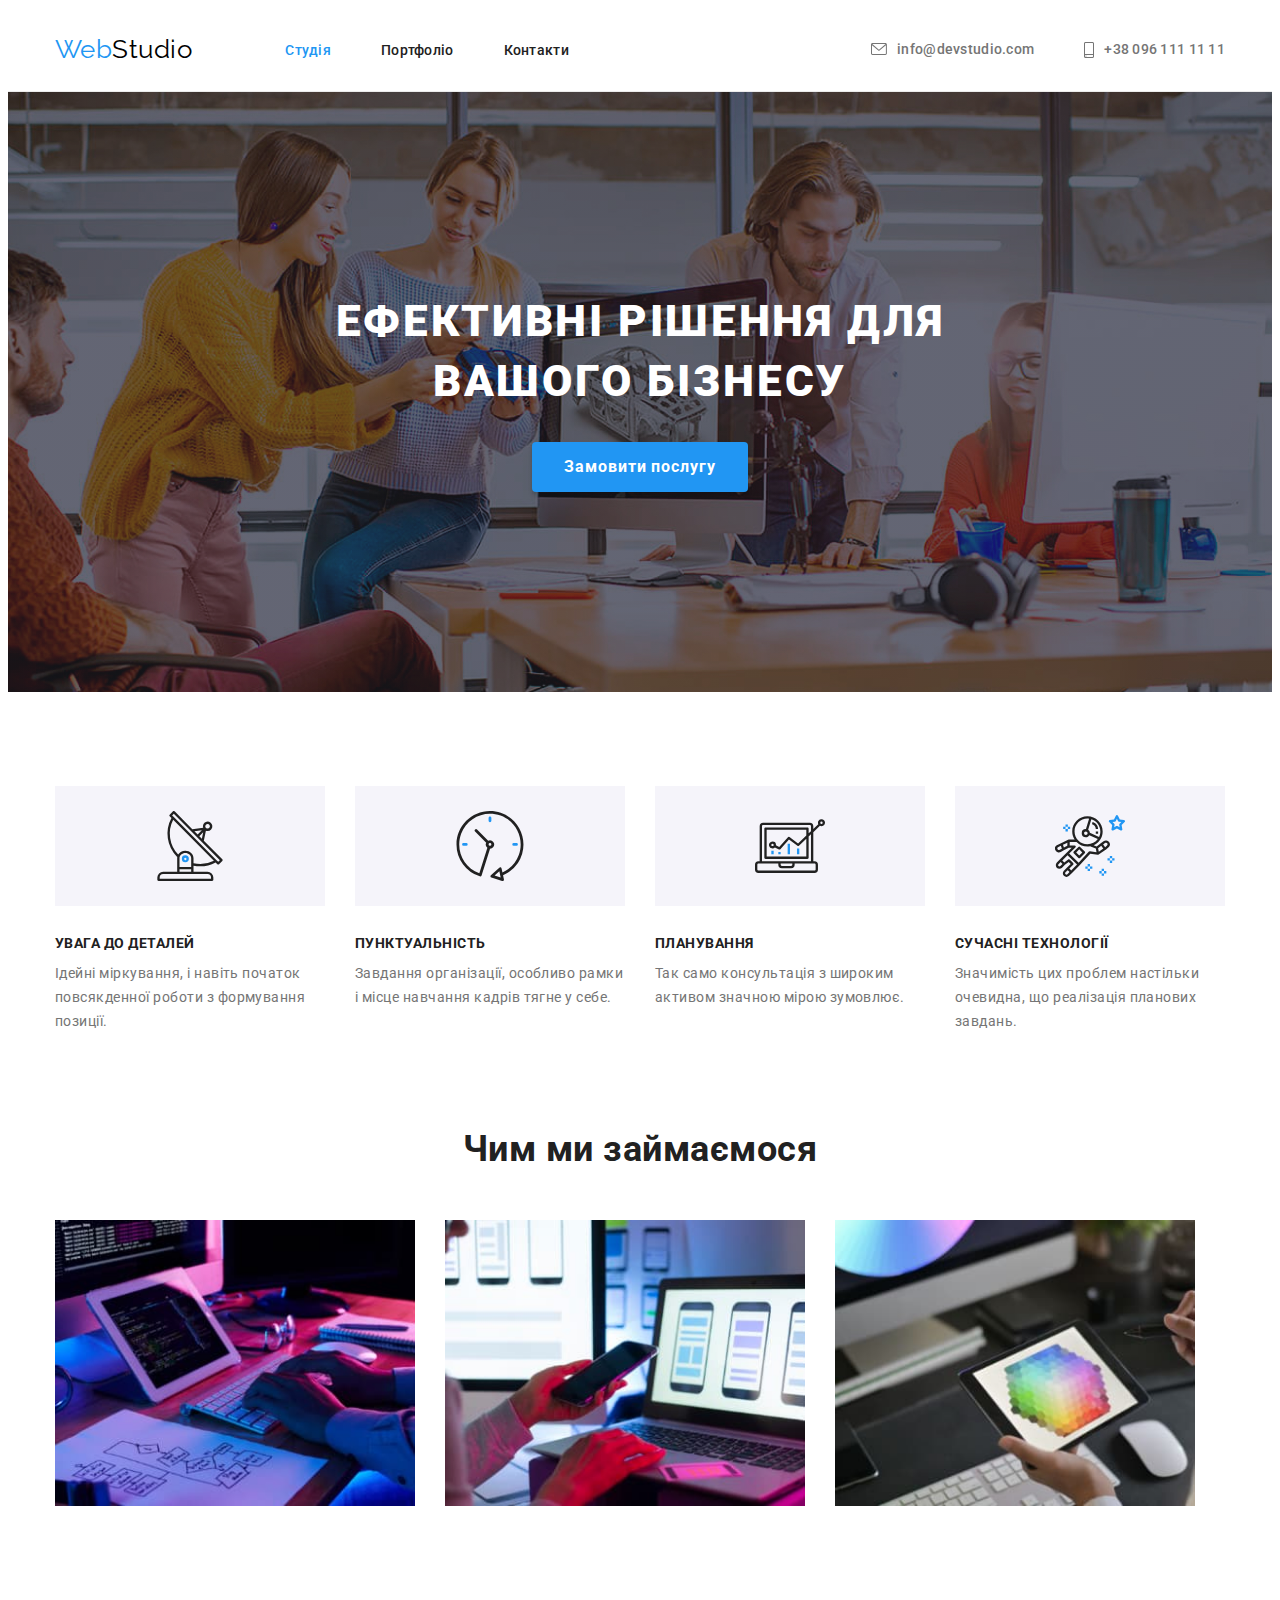
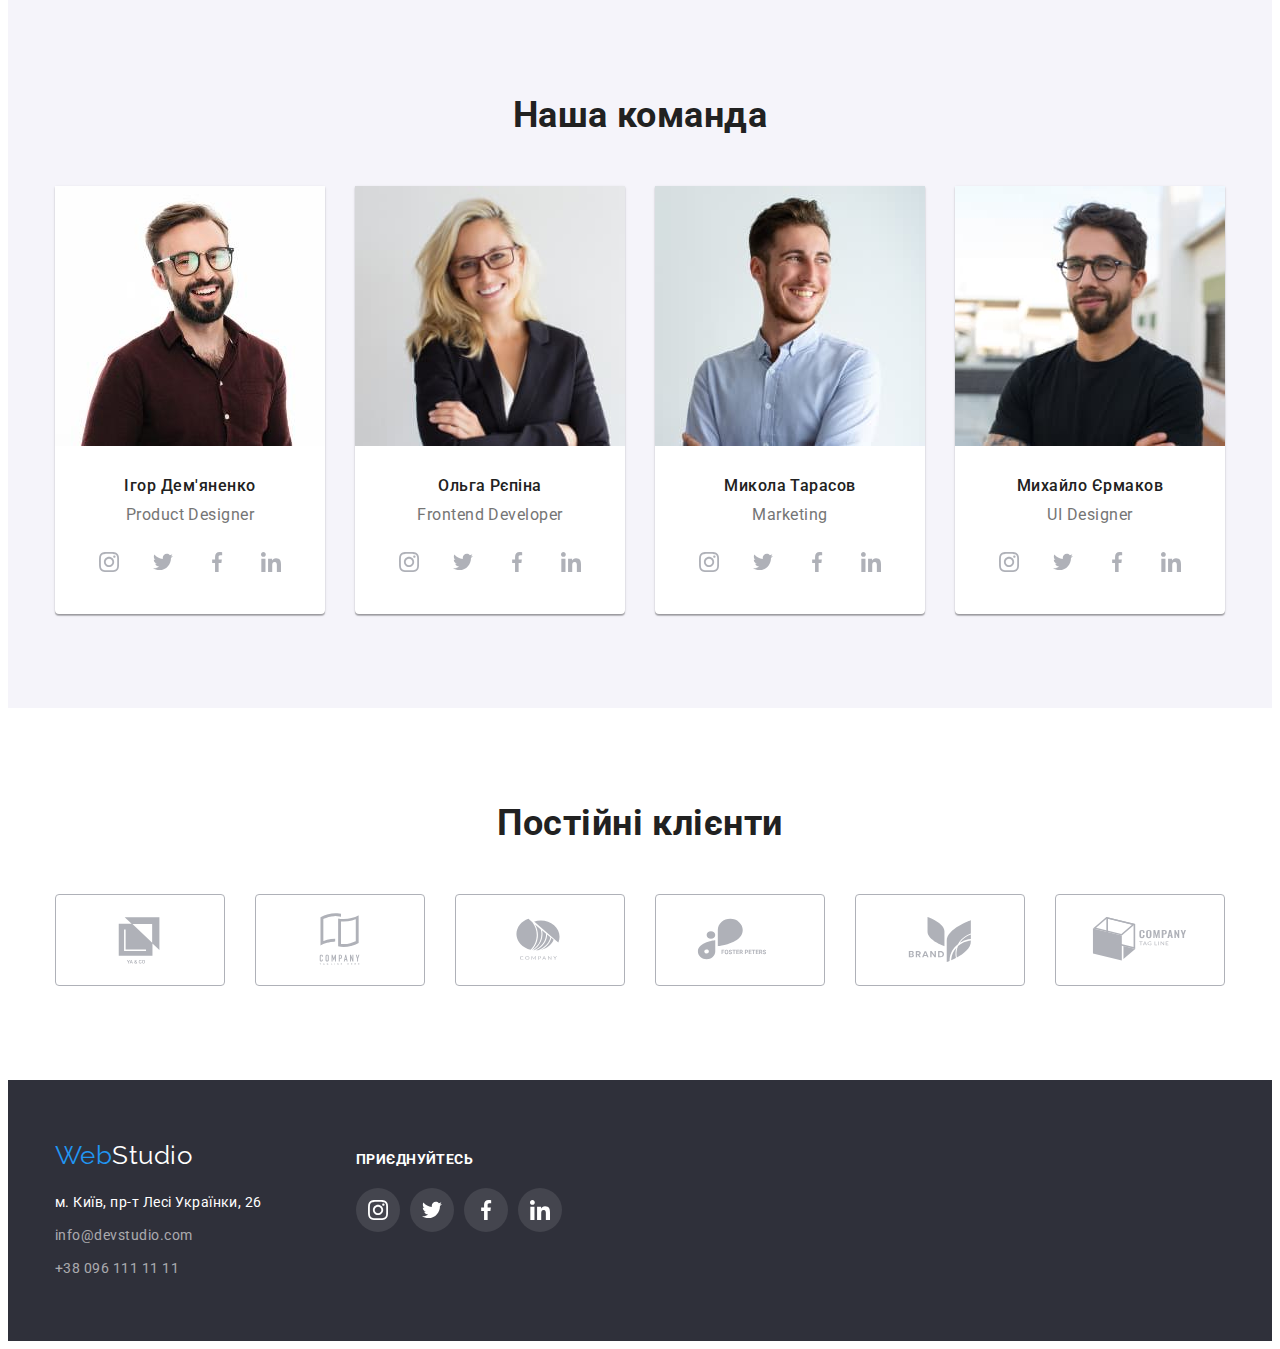
<file: index.html>
<!Doctype html>
<html lang="en">
<head>
   <meta charset="UTF-8">
   <meta http-equiv="X-UA-Compatible" content="IE=edge">
   <meta name="viewport" content="width=device-width, initial-scale=1.0">
   <title>WebStudio</title>
   <link rel="preconnect" href="https://fonts.googleapis.com">
   <link rel="preconnect" href="https://fonts.gstatic.com" crossorigin>
   <link href="https://fonts.googleapis.com/css2?family=Raleway:wght@700&family=Roboto:wght@400;500;700;900&display=swap" rel="stylesheet">
<link rel="stylesheet" href="https://cdnjs.cloudflare.com/ajax/libs/modern-normalize/1.1.0/modern-normalize.min.css" integrity="sha512-wpPYUAdjBVSE4KJnH1VR1HeZfpl1ub8YT/NKx4PuQ5NmX2tKuGu6U/JRp5y+Y8XG2tV+wKQpNHVUX03MfMFn9Q==" crossorigin="anonymous" referrerpolicy="no-referrer" />
<link rel="stylesheet" href="./css/styles.css"/>
</head>

<body>
   <!-- Капелюх -->
   <header class="header">
      <div class="header-nav container">
      <a href="index.html" class="logo"><span class="logotipe">Web</span>Studio</a>
      <nav>
      <ul class="site-nav list">
         <li class="nav-item"><a href="index.html" class="link active">Студія</a></li>
         <li class="nav-item"><a href="./portfolio.html" class="link">Портфоліо</a></li>
         <li class="nav-item"><a href="" class="link">Контакти</a></li>
      </ul>
      </nav>
      <ul class="contact-header list">
         <li class="contact"><a href="mailto:info@devstudio.com" class="mail-header">
            <svg class="contact-icon" width="16" height="12">
               <use href="./images/icon/icons.svg#icon-envelope"></use>
            </svg>info@devstudio.com</a></li>
         <li class="contact"><a href="tel:+380961111111" class="tel-header">
            <svg class="contact-icon contact-icon-phone" width="10" height="16">
               <use href="./images/icon/icons.svg#icon-smartphone"></use>
            </svg>+38 096 111 11 11</a></li>
      </ul>
      </div>
   </header>
   <main>
   <!-- Герой -->
      <section class="section hero">
         <div class="container">
         <h1 class="hero1">Ефективні рішення для <br/> вашого бізнесу</h1>
         <button type="button" class="button">Замовити послугу</button>
         </div>
      </section>
   <!-- Переваги -->
   <section class="section">
      <div class="container">
      <h2 class="hidden"></h2>
   <ul class="benefits list">
      <li class="benefits-item"><h3 class="benefits-title">УВАГА ДО ДЕТАЛЕЙ</h3>
         <p class="text-benefits">Ідейні міркування, і навіть початок повсякденної роботи з формування позиції.
         </p>
      </li>
      <li class="benefits-item"><h3 class="benefits-title">ПУНКТУАЛЬНІСТЬ</h3>
         <p class="text-benefits">Завдання організації, особливо рамки і місце навчання кадрів тягне у себе.
         </p>
      </li>
      <li class="benefits-item"><h3 class="benefits-title">ПЛАНУВАННЯ</h3>
         <p class="text-benefits">Так само консультація з широким активом значною мірою зумовлює.
         </p>
      </li>
      <li class="benefits-item"><h3 class="benefits-title">СУЧАСНІ ТЕХНОЛОГІЇ</h3>
         <p class="text-benefits">Значимість цих проблем настільки очевидна, що реалізація планових завдань.
         </p>
      </li>
   </ul>
      </div>
   </section>
   <!-- Чим ми займаємося -->
   <section class="no-padding">
      <div class="work container">
      <h2 class="section-title">Чим ми займаємося</h2>
      <ul class="work-list list">
      <li class="item">
         <img src="./images/working/img.jpg" alt="Кодимо" width="370">
         </li>
      <li class="item">
         <img src="./images/working/img1.jpg" alt="Кодимо багато" width="370" >
      </li>
      <li class="item">
         <img src="./images/working/img2.jpg" alt="Кодимо гарно" width="370">
      </li>
      </ul>
      </div>
   </section>
   <!-- Наша команда -->
   <section class="section our">
      <div class="container">
      <h2 class="section-title">Наша команда</h2>
      <ul class="team list">
      <li class="item">
         <img src="./images/team/img.jpg" alt="Product Designer" class="people" width="270">
         <h3 class="team-name">Ігор Дем'яненко</h3>
         <p class="team-work">Product Designer</p>
         <ul class="social-list list">
            <li class="item-icon">
               <a href="" target="_blank" rel="noreferrer noopener" class="social-link">
                  <svg class="social-icon" width="20" height="20">
                     <use href="./images/icon/icons.svg#icon-instagram"></use>
                  </svg>
               </a>
            </li>
            <li class="item-icon">
               <a href="" target="_blank" rel="noreferrer noopener" class="social-link">
                  <svg class="social-icon" width="20" height="20">
                     <use href="./images/icon/icons.svg#icon-twitter"></use>
                  </svg>
               </a>
            </li>
            <li class="item-icon">
               <a href="" target="_blank" rel="noreferrer noopener" class="social-link">
                  <svg class="social-icon" width="20" height="20">
                     <use href="./images/icon/icons.svg#icon-facebook"></use>
                  </svg>
               </a>
            </li>
            <li class="item-icon">
               <a href="" target="_blank" rel="noreferrer noopener" class="social-link">
                  <svg class="social-icon" width="20" height="20">
                     <use href="./images/icon/icons.svg#icon-linkedin"></use>
                  </svg>
               </a>
            </li>
         </ul>
      </li>
      <li class="item">
         <div>
            <img src="./images/team/img1.jpg" alt="Frontend Developer" class="people" width="270">
            <h3 class="team-name">Ольга Рєпіна</h3>
            <p class="team-work">Frontend Developer</p>
            <ul class="social-list list">
               <li class="item-icon">
                  <a href="" target="_blank" rel="noreferrer noopener" class="social-link">
                     <svg class="social-icon" width="20" height="20">
                        <use href="./images/icon/icons.svg#icon-instagram"></use>
                     </svg>
                  </a>
               </li>
               <li class="item-icon">
                  <a href="" target="_blank" rel="noreferrer noopener" class="social-link">
                     <svg class="social-icon" width="20" height="20">
                        <use href="./images/icon/icons.svg#icon-twitter"></use>
                     </svg>
                  </a>
               </li>
               <li class="item-icon">
                  <a href="" target="_blank" rel="noreferrer noopener" class="social-link">
                     <svg class="social-icon" width="20" height="20">
                        <use href="./images/icon/icons.svg#icon-facebook"></use>
                     </svg>
                  </a>
               </li>
               <li class="item-icon">
                  <a href="" target="_blank" rel="noreferrer noopener" class="social-link">
                     <svg class="social-icon" width="20" height="20">
                        <use href="./images/icon/icons.svg#icon-linkedin"></use>
                     </svg>
                  </a>
               </li>
            </ul>
         </div>
      </li>
      <li class="item">
         <img src="./images/team/img2.jpg" alt="Marketing" class="people" width="270">
         <h3 class="team-name">Микола Тарасов</h3>
         <p class="team-work">Marketing</p>
         <ul class="social-list list">
            <li class="item-icon">
               <a href="" target="_blank" rel="noreferrer noopener" class="social-link">
                  <svg class="social-icon" width="20" height="20">
                     <use href="./images/icon/icons.svg#icon-instagram"></use>
                  </svg>
               </a>
            </li>
            <li class="item-icon">
               <a href="" target="_blank" rel="noreferrer noopener" class="social-link">
                  <svg class="social-icon" width="20" height="20">
                     <use href="./images/icon/icons.svg#icon-twitter"></use>
                  </svg>
               </a>
            </li>
            <li class="item-icon">
               <a href="" target="_blank" rel="noreferrer noopener" class="social-link">
                  <svg class="social-icon" width="20" height="20">
                     <use href="./images/icon/icons.svg#icon-facebook"></use>
                  </svg>
               </a>
            </li>
            <li class="item-icon">
               <a href="" target="_blank" rel="noreferrer noopener" class="social-link">
                  <svg class="social-icon" width="20" height="20">
                     <use href="./images/icon/icons.svg#icon-linkedin"></use>
                  </svg>
               </a>
            </li>
         </ul>
      </li>
      <li class="item">
         <img src="./images/team/img3.jpg" alt="UI Designer" class="people" width="270">
         <h3 class="team-name">Михайло Єрмаков</h3>
         <p class="team-work">UI Designer</p>
         <ul class="social-list list">
            <li class="item-icon">
               <a href="" target="_blank" rel="noreferrer noopener" class="social-link">
                  <svg class="social-icon" width="20" height="20">
                     <use href="./images/icon/icons.svg#icon-instagram"></use>
                  </svg>
               </a>
            </li>
            <li class="item-icon">
               <a href="" target="_blank" rel="noreferrer noopener" class="social-link">
                  <svg class="social-icon" width="20" height="20">
                     <use href="./images/icon/icons.svg#icon-twitter"></use>
                  </svg>
               </a>
            </li>
            <li class="item-icon">
               <a href="" target="_blank" rel="noreferrer noopener" class="social-link">
                  <svg class="social-icon" width="20" height="20">
                     <use href="./images/icon/icons.svg#icon-facebook"></use>
                  </svg>
               </a>
            </li>
            <li class="item-icon">
               <a href="" target="_blank" rel="noreferrer noopener" class="social-link">
                  <svg class="social-icon" width="20" height="20">
                     <use href="./images/icon/icons.svg#icon-linkedin"></use>
                  </svg>
               </a>
            </li>
         </ul>
      </li>
      </ul>
      </div>
   </section>
   <section class="section clients">
      <div class="container">
        <h2 class="section-title">Постійні клієнти</h2>
        <ul class="client-list list">
          <li class="item">
            <a href="" target="_blank" rel="noreferrer noopener" class="client-link link">
              <svg class="client-icon" width="106" height="60">
                <use href="./images/icon/icons.svg#icon-logo"></use>
              </svg>
            </a>
          </li>
          <li class="item">
            <a href="" target="_blank" rel="noreferrer noopener" class="client-link link">
              <svg class="client-icon" width="106" height="60">
                <use href="./images/icon/icons.svg#icon-logo1"></use>
              </svg>
            </a>
          </li>
          <li class="item">
            <a href="" target="_blank" rel="noreferrer noopener" class="client-link link">
              <svg class="client-icon" width="106" height="60">
                <use href="./images/icon/icons.svg#icon-logo2"></use>
              </svg>
            </a>
          </li>
          <li class="item">
            <a href="" target="_blank" rel="noreferrer noopener" class="client-link link">
              <svg class="client-icon" width="106" height="60">
                <use href="./images/icon/icons.svg#icon-logo3"></use>
              </svg>
            </a>
          </li>
          <li class="item">
            <a href="" target="_blank" rel="noreferrer noopener" class="client-link link">
              <svg class="client-icon" width="106" height="60">
                <use href="./images/icon/icons.svg#icon-logo4"></use>
              </svg>
            </a>
          </li>
          <li class="item">
            <a href="" target="_blank" rel="noreferrer noopener" class="client-link link">
              <svg class="client-icon" width="106" height="60">
                <use href="./images/icon/icons.svg#icon-logo5"></use>
              </svg>
            </a>
          </li>
        </ul>
      </div>
    </section> 
   </main>
   <!-- футер -->
   <footer class="footer">
      <div class="container">
      <div class="footer-box"><a href="index.html" class="logo-footer"><span class="logotipe-footer">Web</span>Studio</a>
      <address><ul class="contact-footer list">
         <li class="item"><a href="https://www.google.com/maps/place/%D0%B1%D1%83%D0%BB%D1%8C%D0%B2%D0%B0%D1%80+%D0%9B%D0%B5%D1%81%D1%96+%D0%A3%D0%BA%D1%80%D0%B0%D1%97%D0%BD%D0%BA%D0%B8,+26,+%D0%9A%D0%B8%D1%97%D0%B2,+02000/@50.4265807,30.5383858,17z/data=!3m1!4b1!4m5!3m4!1s0x40d4cf0e033ecbe9:0x57a4dffefec77da0!8m2!3d50.4265807!4d30.5383858" target="_blank"  rel="noopener noreferrer" class="adres" >м. Київ, пр-т Лесі Українки, 26</a></li>
         <li class="item"><a href="mailto:info@devstudio.com" class="mailto">info@devstudio.com</a></li>
         <li class="item"><a href="tel:+380961111111" class="tel">+38 096 111 11 11</a></li>
      </ul></address>
   </div>
      
      <div class="footer-box2">
         <p class="social-text">приєднуйтесь</p>
         <ul class="social-list-footer list">
            <li class="item-icon-footer">
               <a href="" target="_blank" rel="noreferrer noopener" class="social-link-footer link">
                  <svg class="social-icon-footer" width="20" height="20">
                     <use href="./images/icon/icons.svg#icon-instagram"></use>
                  </svg>
               </a>
            </li>
            <li class="item-icon-footer">
               <a href="" target="_blank" rel="noreferrer noopener" class="social-link-footer link">
                  <svg class="social-icon-footer" width="20" height="20">
                     <use href="./images/icon/icons.svg#icon-twitter"></use>
                  </svg>
               </a>
            </li>
            <li class="item-icon-footer">
               <a href="" target="_blank" rel="noreferrer noopener" class="social-link-footer link">
                  <svg class="social-icon-footer" width="20" height="20">
                     <use href="./images/icon/icons.svg#icon-facebook"></use>
                  </svg>
               </a>
            </li>
            <li class="item-icon-footer">
               <a href="" target="_blank" rel="noreferrer noopener" class="social-link-footer link">
                  <svg class="social-icon-footer" width="20" height="20">
                     <use href="./images/icon/icons.svg#icon-linkedin"></use>
                  </svg>
               </a>
            </li>
         </ul>
      </div>
   </div>
   </footer>
</body>

</html>
</file>
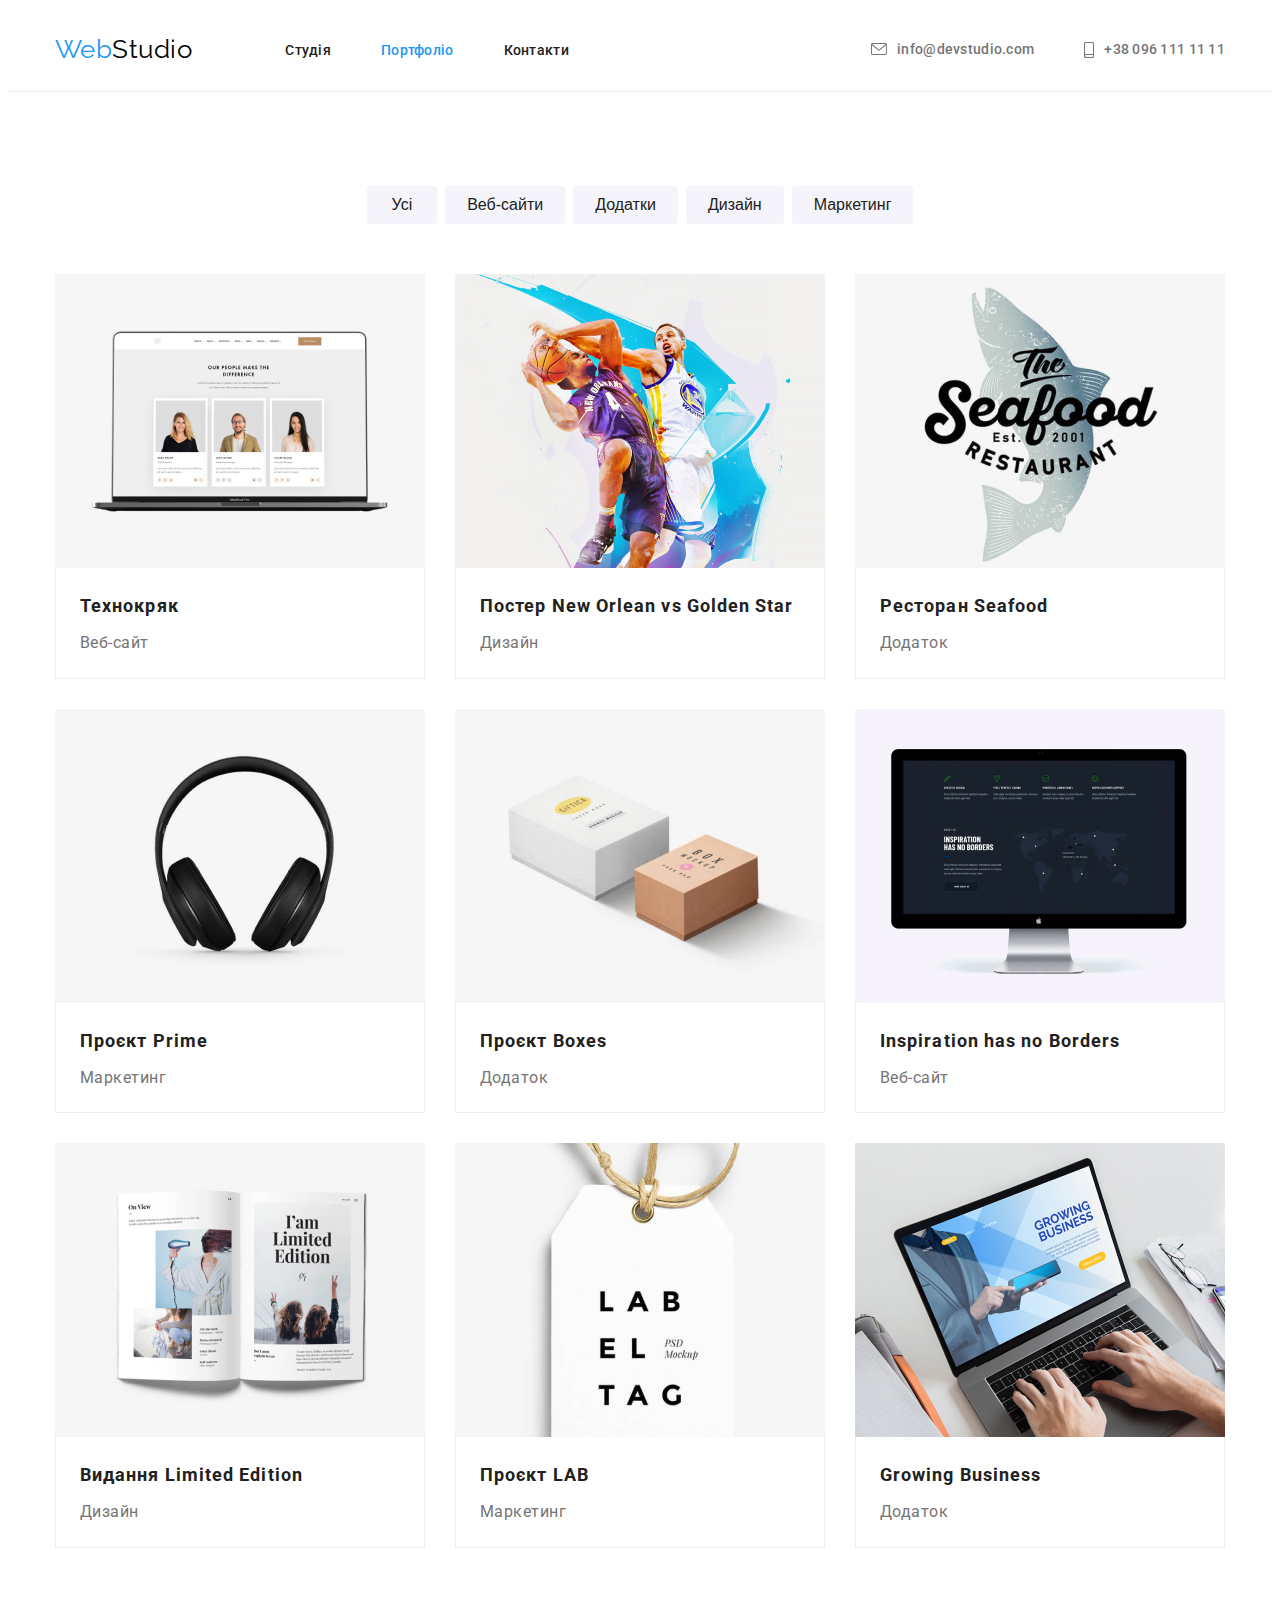
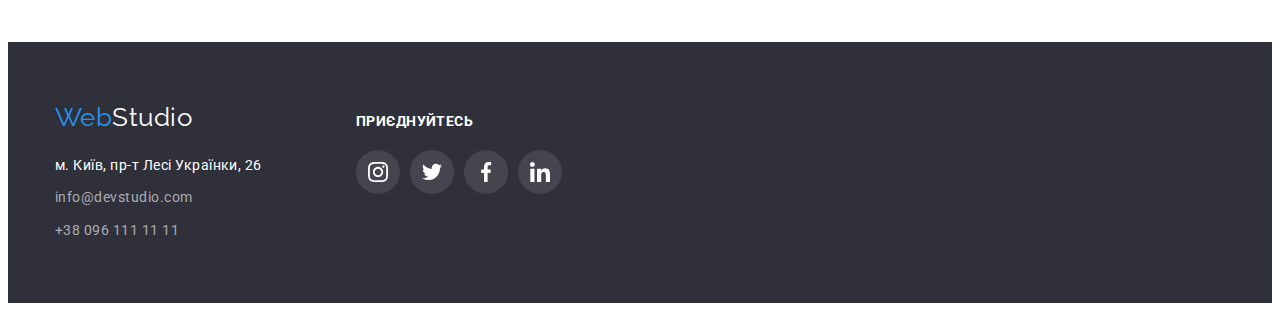
<file: portfolio.html>
<!DOCTYPE html>
<html lang="en">
<head>
   <meta charset="UTF-8">
   <meta http-equiv="X-UA-Compatible" content="IE=edge">
   <meta name="viewport" content="width=device-width, initial-scale=1.0">
   <title>WebStudio</title>
   <link rel="preconnect" href="https://fonts.googleapis.com">
   <link rel="preconnect" href="https://fonts.gstatic.com" crossorigin>
   <link href="https://fonts.googleapis.com/css2?family=Raleway:wght@700&family=Roboto:wght@400;500;700;900&display=swap" rel="stylesheet">
<link rel="stylesheet" href="https://cdnjs.cloudflare.com/ajax/libs/modern-normalize/1.1.0/modern-normalize.min.css" integrity="sha512-wpPYUAdjBVSE4KJnH1VR1HeZfpl1ub8YT/NKx4PuQ5NmX2tKuGu6U/JRp5y+Y8XG2tV+wKQpNHVUX03MfMFn9Q==" crossorigin="anonymous" referrerpolicy="no-referrer" />
   <link rel="stylesheet" href="./css/styles.css">
</head>
<body>
   <!-- Капелюх -->
   <header class="header">
      <div class="header-nav container">
      <a href="index.html" class="logo"><span class="logotipe">Web</span>Studio</a>
      <nav>
      <ul class="site-nav list">
         <li class="nav-item"><a href="index.html" class="link">Студія</a></li>
         <li class="nav-item"><a href="./portfolio.html" class="link active">Портфоліо</a></li>
         <li class="nav-item"><a href="" class="link">Контакти</a></li>
      </ul>
      </nav>
      <ul class="contact-header list">
         <li class="contact"><a href="mailto:info@devstudio.com" class="mail-header">
            <svg class="contact-icon" width="16" height="12">
               <use href="./images/icon/icons.svg#icon-envelope"></use>
            </svg>info@devstudio.com</a></li>
         <li class="contact"><a href="tel:+380961111111" class="tel-header">
            <svg class="contact-icon contact-icon-phone" width="10" height="16">
               <use href="./images/icon/icons.svg#icon-smartphone"></use>
            </svg>+38 096 111 11 11</a></li>
      </ul>
      </div>
   </header>
   <!-- кнопки -->
   <main class="content-list">
      <section class="section section-portfolio">
         <h1 class="visually-hidden">Лист портфоліо</h1>
         <div class="container">
         <ul class="button1 list">
            <li class="item"><button type="button" class="button-type everyone">Усі</button></li>
            <li class="item"><button type="button" class="button-type web">Веб-сайти</button></li>
            <li class="item"><button type="button" class="button-type appendices">Додатки</button></li>
            <li class="item"><button type="button" class="button-type design">Дизайн</button></li>
            <li class="item"><button type="button" class="button-type marketing">Маркетинг</button></li>
         </ul>
      </div>
      <!-- Все -->
         <div class="container">
         <ul class="oll list">
         <li class="item">
            <a href="#" class="picture">
            <img src="./images/portfolio/img.jpg" alt="web" width="370">
            <div class="item-list"><h2 class="section-name">Технокряк</h2>
               <p class="text">Веб-сайт</p></div>
               </a>
         </li>
         <li class="item">
            <a href="#" class="picture">
            <img src="./images/portfolio/img(1).jpg" alt="design" width="370">
            <div class="item-list"><h2 class="section-name">Постер New Orlean vs Golden Star</h2>
            <p class="text">Дизайн</p></div>
            </a>
         </li>
         <li class="item">
            <a href="#" class="picture">
            <img src="./images/portfolio/img(2).jpg" alt="addition" width="370">
            <div class="item-list"><h2 class="section-name">Ресторан Seafood</h2>
            <p class="text">Додаток</p></div>
            </a>
         </li>
         <li class="item">
            <a href="#" class="picture">
            <img src="./images/portfolio/img(3).jpg" alt="Marketing" width="370">
            <div class="item-list"><h2 class="section-name">Проєкт Prime</h2>
            <p class="text">Маркетинг</p></div>
            </a>
         </li>
         <li class="item">
            <a href="#" class="picture">
            <img src="./images/portfolio/img(4).jpg" alt="Boxes" width="370">
            <div class="item-list"><h2 class="section-name">Проєкт Boxes</h2>
            <p class="text">Додаток</p></div>
            </a>
         </li>
         <li class="item">
            <a href="#" class="picture">
            <img src="./images/portfolio/img(5).jpg" alt="Borders" width="370">
            <div class="item-list"><h2 class="section-name">Inspiration has no Borders</h2>
            <p class="text">Веб-сайт</p></div>
            </a>
         </li>
         <li class="item">
            <a href="#" class="picture">
            <img src="./images/portfolio/img(6).jpg" alt="Limited" width="370">
            <div class="item-list"><h2 class="section-name">Видання Limited Edition</h2>
            <p class="text">Дизайн</p></div>
            </a>
         </li>
         <li class="item">
            <a href="#" class="picture">
            <img src="./images/portfolio/img(7).jpg" alt="LAB" width="370">
            <div class="item-list"><h2 class="section-name">Проєкт LAB</h2>
            <p class="text">Маркетинг</p></div>
            </a>
         </li>
         <li class="item">
            <a href="#" class="picture">
            <img src="./images/portfolio/img(8).jpg" alt="Business" width="370">
            <div class="item-list"><h2 class="section-name">Growing Business</h2>
            <p class="text">Додаток</p></div>
            </a>
         </li>
         </ul>
      </div>
      </section>
   </main>
   <!-- футер -->
   <footer class="footer">
      <div class="container">
      <div class="footer-box"><a href="index.html" class="logo-footer"><span class="logotipe-footer">Web</span>Studio</a>
      <address><ul class="contact-footer list">
         <li class="item"><a href="https://www.google.com/maps/place/%D0%B1%D1%83%D0%BB%D1%8C%D0%B2%D0%B0%D1%80+%D0%9B%D0%B5%D1%81%D1%96+%D0%A3%D0%BA%D1%80%D0%B0%D1%97%D0%BD%D0%BA%D0%B8,+26,+%D0%9A%D0%B8%D1%97%D0%B2,+02000/@50.4265807,30.5383858,17z/data=!3m1!4b1!4m5!3m4!1s0x40d4cf0e033ecbe9:0x57a4dffefec77da0!8m2!3d50.4265807!4d30.5383858" target="_blank"  rel="noopener noreferrer" class="adres" >м. Київ, пр-т Лесі Українки, 26</a></li>
         <li class="item"><a href="mailto:info@devstudio.com" class="mailto">info@devstudio.com</a></li>
         <li class="item"><a href="tel:+380961111111" class="tel">+38 096 111 11 11</a></li>
      </ul></address>
   </div>
      
      <div class="footer-box2">
         <p class="social-text">приєднуйтесь</p>
         <ul class="social-list-footer list">
            <li class="item-icon-footer">
               <a href="" target="_blank" rel="noreferrer noopener" class="social-link-footer link">
                  <svg class="social-icon-footer" width="20" height="20">
                     <use href="./images/icon/icons.svg#icon-instagram"></use>
                  </svg>
               </a>
            </li>
            <li class="item-icon-footer">
               <a href="" target="_blank" rel="noreferrer noopener" class="social-link-footer link">
                  <svg class="social-icon-footer" width="20" height="20">
                     <use href="./images/icon/icons.svg#icon-twitter"></use>
                  </svg>
               </a>
            </li>
            <li class="item-icon-footer">
               <a href="" target="_blank" rel="noreferrer noopener" class="social-link-footer link">
                  <svg class="social-icon-footer" width="20" height="20">
                     <use href="./images/icon/icons.svg#icon-facebook"></use>
                  </svg>
               </a>
            </li>
            <li class="item-icon-footer">
               <a href="" target="_blank" rel="noreferrer noopener" class="social-link-footer link">
                  <svg class="social-icon-footer" width="20" height="20">
                     <use href="./images/icon/icons.svg#icon-linkedin"></use>
                  </svg>
               </a>
            </li>
         </ul>
      </div>
   </div>
   </footer>
   
</body>
</html>
</file>
<file: css/styles.css>
:root {
   --primary-text-color: #757575;
   --secondary-text-color: #212121;
   --accent-color: #2196F3;
   --accent-color-2:#188CE8;
   --primary-bg-color:#FFFFFF;
   --text-color-1:#FFFFFF;
   --text-color-2:#000000;
   --background-color1:#2F303A;
   --text-color-rgba:rgba(255, 255, 255, 0.6);
   --background-color2:#F5F4FA;
   --box-shadow-color:rgba(0, 0, 0, 0.15);
   --box-shadov-color1: 0px 3px 1px rgba(0, 0, 0, 0.1), 0px 1px 2px rgba(0, 0, 0, 0.08), 0px 2px 2px rgba(0, 0, 0, 0.12);
   --border-color: #EEEEEE;
   --icon-grey-color:#AFB1B8;
}
html {
   box-sizing: border-box;
}
*,
*::before,
*::after {
   box-sizing: inherit;
}
/* main */
h1,
h2,
h3,
h4,
h5,
h6,
p {
  margin-top: 0;
  margin-bottom: 0;
}
.visually-hidden {
   position: absolute;
   white-space: nowrap;
   width: 1px;
   height: 1px;
   overflow: hidden;
   border: 0;
   padding: 0;
   clip: rect(0 0 0 0);
   clip-path: inset(50%);
   margin: -1px;
} 
    

img {
   max-width: 100%;
   display: block;
   height: auto;
}
.container {
   margin-left: auto;
   margin-right: auto;
   max-width: 1200px;
   padding-left: 15px;
   padding-right: 15px;
 }
.no-padding {
   padding-bottom: 94px;
   padding-top: 0;
 }
body {
   background-color: var(--primary-bg-color);
   color: var(--primary-text-color);
   font-family: Roboto, sans-serif;
   letter-spacing: 0.03em;
}
.team {
   background-color: var(--background-color2);
}
.section-portfolio {
   background-color: var(--text-color-1);
   padding-top: 94px;
}
.section {
   padding-bottom: 94px;
   padding-top: 94px;
}
.benefits-title, .section-title, .team-name {
   color: var(--secondary-text-color);
}
.benefits-title,
.team-name {
   margin-bottom: 10px;
}
.section-title {
   margin-bottom: 50px;
}
.benefits-title {
   font-weight: 700;
   font-size: 14px;
   line-height: 1.14;
   text-transform: uppercase;
}
.section-title {
   font-weight: 700;
   font-size: 36px;
   line-height: 1.17;
   text-align: center;
}
.text-benefits {
   font-weight: 400;
   font-size: 14px;
   line-height: 1.71;
}
.team-name {
   font-weight: 500;
   font-size: 16px;
   line-height: 1.19;
   text-align: center;
}
.team-work {
   font-weight: 400;
   font-size: 16px;
   line-height: 1.19;
   text-align: center;
   margin-bottom: 16px;
}

/* header */
.list{
   padding: 0;
   margin: 0;
   list-style: none;
}
.header {
   background-color: var(--text-color-1);
   border-bottom: 1px solid #ECECEC;
}
.header-nav {
   display: flex;
   align-items: center;
}
.contact-header {
   align-items: center;
   display: flex;
   flex-wrap: nowrap;
   margin-left: auto;
}
.contact + .contact {
   margin-left: 50px;
}
.contact-icon {
   margin-bottom: 0;
   margin-right: 10px;
   fill: currentColor;
   padding: 0;
}
.mail-header {
   display: flex;
   align-items: center;
}
.tel-header {
   display: flex;
   align-items: center;
}
/* .contact-icon-phone {
   width: 10px;
   height: 16px;
} */
/* .contact a {
   display: flex;
   align-items: center;
} */
.contact:hover,
.contact:focus {
   stroke: var(--accent-color);
   fill: var(--accent-color);
}
.mail-header {
   color: var(--primary-text-color);
   font-weight: 500;
   font-size: 14px;
   line-height: 1.14;
   letter-spacing: 0.02em;
   text-decoration: none;
   font-style: normal;
}
.mail-header:hover,
.mail-header:focus {
   color: var(--accent-color);
}
.tel-header {
   color: var(--primary-text-color);
   font-weight: 500;
   font-size: 14px;
   line-height: 1.14;
   letter-spacing: 0.02em;
   text-decoration: none;
   font-style: normal;
}
.tel-header:hover,
.tel-header:focus {
   color: var(--accent-color);
}
.nav-item {
   display: block;
   padding-top: 32px;
   padding-bottom: 32px;
}
.nav-item:not(:last-child) {
   margin-right: 50px;
}
.site-nav .link {
   color: var(--secondary-text-color);
   font-weight: 500;
   font-size: 14px;
   line-height: 1.14;
   letter-spacing: 0.02em;
   text-decoration: none;
}
.site-nav {
   display: flex;
   align-items: center;
   margin-left: 93px;
}
.site-nav .active {
   color: var(--accent-color);
}
.site-nav .link:hover, 
.site-nav .link:focus {
   color: var(--accent-color);
}
.logo {
   color: var(--text-color-2);
   font-family: Raleway, sans-serif;
   font-size: 26px;
   line-height: 1.2;
   text-decoration: none;
}
.logotipe {
   color: var(--accent-color);
   font-family: Raleway, sans-serif;
}
/* Герой */
.hero {
   background-color:var(--background-color1) ;
   padding-top: 200px;
   padding-bottom: 200px;
}
.button {
   font-family: inherit;
}
.button {
   color: var(--text-color-1);
   background: var(--accent-color);
   font-weight: 700;
   font-size: 16px;
   line-height: 1.9;
   box-shadow: 0px 4px 4px var(--box-shadow-color);
   border-radius: 4px;
   border: none;
   padding: 10px 32px 10px 32px;
   letter-spacing: 0.06em;
   margin: 0 auto;
   display: flex;
   text-decoration: none;
   cursor: pointer;
}
.button:hover,
.button:focus {
   background-color: var(--accent-color-2);
}
.hero1 {
   color: var(--text-color-1);
   font-weight: 900;
   font-size: 44px;
   line-height: 1.36;
   text-align: center;
   letter-spacing: 0.06em;
   text-transform: uppercase;
   margin-top: 0;
   margin-bottom: 30px;
}
.hero {
   max-width: 1600px;
   height: 600px;
   margin-left: auto;
   margin-right: auto;
   background:linear-gradient( to right, rgba(47, 48, 58, 0.4), rgba(47, 48, 58, 0.4) ), url(../images/hero/Img.jpg);
   background-repeat: no-repeat;
   background-position: center;
   background-size: cover;
}
/* section-benefits */
.benefits-item::before {
   display: block;
   content: "";
   height: 120px;
   background-repeat: no-repeat;
   background-position: center;
   background-color: var(--background-color2);
   margin-bottom: 30px;  
}
.benefits-item:nth-child(1)::before {
   background-image: url(../images/icon/antenna1.svg);
}
.benefits-item:nth-child(2)::before {
   background-image: url(../images/icon/clock1.svg);  
}
.benefits-item:nth-child(3)::before {
   background-image: url(../images/icon/diagram1.svg);
}
.benefits-item:nth-child(4)::before {
   background-image: url(../images/icon/astronaut1.svg);
}
.benefits-item:not(last-child) {
   margin-right: 30px; 
}
.benefits {
   display: flex;
   flex-wrap: nowrap;
}
.benefits-item {
   min-width: 270px;
}
/* section-work */
.work-list {
   display: flex;
}
.work-list .item:not(last-child) {
   margin-right: 30px;
}
/* section-team */



.our {
   background-color: var(--background-color2);
}
.team {
   display: flex;
}
.team .item {
   padding-bottom: 30px;
   background-color: var(--text-color-1);
   box-shadow: 0px 1px 3px rgba(0, 0, 0, 0.12), 0px 1px 1px rgba(0, 0, 0, 0.14), 0px 2px 1px rgba(0, 0, 0, 0.2);
   border-radius: 0px 0px 4px 4px;
}
.team .item:not(:last-child) {
   margin-right: 30px;
}
.people {
   margin-bottom: 30px;
}
.social-list {
   display: flex;
   justify-content: center;
}
.social-link {
   display: flex;
   align-items: center;
   justify-content: center;
   width: 44px;
   height: 44px;
   border-radius: 50%;
   fill: var(--icon-grey-color);
}
.social-list .item-icon:not(:nth-child(4n)) {
   margin-right: 10px;
}
.social-link:hover,
.social-link:focus {
   background-color: var(--accent-color);
   fill: var(--primary-bg-color);
}

/* клієнти */


.client-list {
   display: flex;
}
.client-link {
   display: flex;
   align-items: center;
   justify-content: center;
   width: 170px;
   height: 92px;
   border-radius: 4px;
   border: 1px solid #AFB1B8;
   fill: var(--icon-grey-color);
}
.client-link:not(:nth-child(6n)) {
   margin-right: 30px;
}
.client-link:hover,
.client-link:focus {
   border: 1px solid var(--accent-color);
   fill: var(--accent-color);
}
   






/* footer */
.adres {
   color: var(--text-color-1);
}
.footer {
   background-color: var(--background-color1);
   padding-top: 60px;
   padding-bottom: 60px;
}
.logo-footer {
   color: var(--text-color-1);
   font-family: Raleway, sans-serif;
   font-size: 26px;
   line-height: 1.2;
   text-decoration: none;
}
.logotipe-footer {
   color: var(--accent-color);
   font-family: Raleway, sans-serif;
}
.adres {
   font-style: normal;
   font-weight: 400;
   font-size: 14px;
   line-height: 1.71;
   text-decoration: none;
   margin-bottom: 9px;
}
.mailto {
   color: var(--text-color-rgba);
   font-style: normal;
   font-weight: 400;
   font-size: 14px;
   line-height: 1.71;
   text-decoration: none;
}
.mailto:hover,
.mailto:focus {
   color: var(--accent-color);
}
.tel {
   color: var(--text-color-rgba);
   font-style: normal;
   font-weight: 400;
   font-size: 14px;
   line-height: 1.71;
   text-decoration: none;
}
.tel:hover,
.tel:focus {
   color: var(--accent-color);
}
.adres:hover,
.adres:focus {
   color: var(--accent-color);
}
.footer-box {
   display: block;
   width: 231px;
}

.logo-footer {
   margin-bottom: 20px;
   display: inline-block;
}
.contact-footer .item:not(:last-child) {
   margin-bottom: 9px;
}
.social-text {
   font-weight: 700;
   font-size: 14px;
   line-height: 1.14;
   letter-spacing: 0.03em;
   text-transform: uppercase;
   margin-bottom: 20px;

   color: var(--primary-bg-color);
}
.footer .container {
   display: flex;
   align-items: baseline;
}
.footer-box2 {
   margin-left: 70px;
}
.social-list-footer {
   display: flex;
   justify-content: center;
}
.social-link-footer {
   display: flex;
   align-items: center;
   justify-content: center;
   width: 44px;
   height: 44px;
   border-radius: 50%;
   background-color: rgba(255, 255, 255, 0.1);;
   fill: var(--primary-bg-color);
}
/* .item-icon-footer {
   margin-top: 20px;
} */
.social-list-footer .item-icon-footer:not(:nth-child(4n)) {
   margin-right: 10px;
}
.social-link-footer:hover,
.social-link-footer:focus {
   background-color: var(--accent-color);
   fill: var(--primary-bg-color);
}



                        /* PORTFOLIO */
/* main */
.content-list {
   background-color: var(--primary-bg-color);
}
.section-name {
   color: var(--secondary-text-color);
   font-weight: 700;
   font-size: 18px;
   line-height: 2;
   letter-spacing: 0.06em;
   margin-bottom: 4px;
}
.text {
   color: var(--primary-text-color);
   font-weight: 400;
   font-size: 16px;
   line-height: 1.87;
}
/* кнопки */
.button-type {
   color: var(--secondary-text-color);
   background-color: var(--button-background-color);
   cursor: pointer;
   font-weight: 500;
   font-size: 16px;
   line-height: 1.6;
   box-shadow: 0px 3px 1px var(--box-shadov-color1);
   border-radius: 4px;
   padding: 6px 22px;
   text-align: center;
   border: none;
   text-decoration: none;
   background: #F5F4FA;
   border-radius: 4px;
}
.button-type:hover,
.button-type:focus {
   color: var(--text-color-1);
   background-color: var(--accent-color);
}
.everyone {
   padding: 6px 25px;
}
/* section-button */
.button1 {
   display: flex;
   flex-wrap: wrap;
   justify-content:center;
   margin-bottom: 50px;
}
.button1 .item:not(:last-child) {
   margin-right: 8px;
}
/* section-oll */
.oll {
   display: flex;
   flex-wrap: wrap;
   gap: 30px;
}
/* .oll .item:nth-child(3n) {
   margin-right: 0px;
} */
.oll .item {
   width: 370px;
   background: var(--text-color-1);;
}
.oll .item:nth-last-child(-n + 3) {
   margin-bottom: 0;
}
.item-list {
   padding: 20px 24px;
   border: 1px solid var(--border-color);
   border-top: none;
}
.picture {
   text-decoration: underline transparent;
}
.picture:hover
.picture:focus{
   box-shadow: 0px 1px 1px rgba(0, 0, 0, 0.12), 0px 4px 4px rgba(0, 0, 0, 0.06), 1px 4px 6px rgba(0, 0, 0, 0.16);
}
</file>
